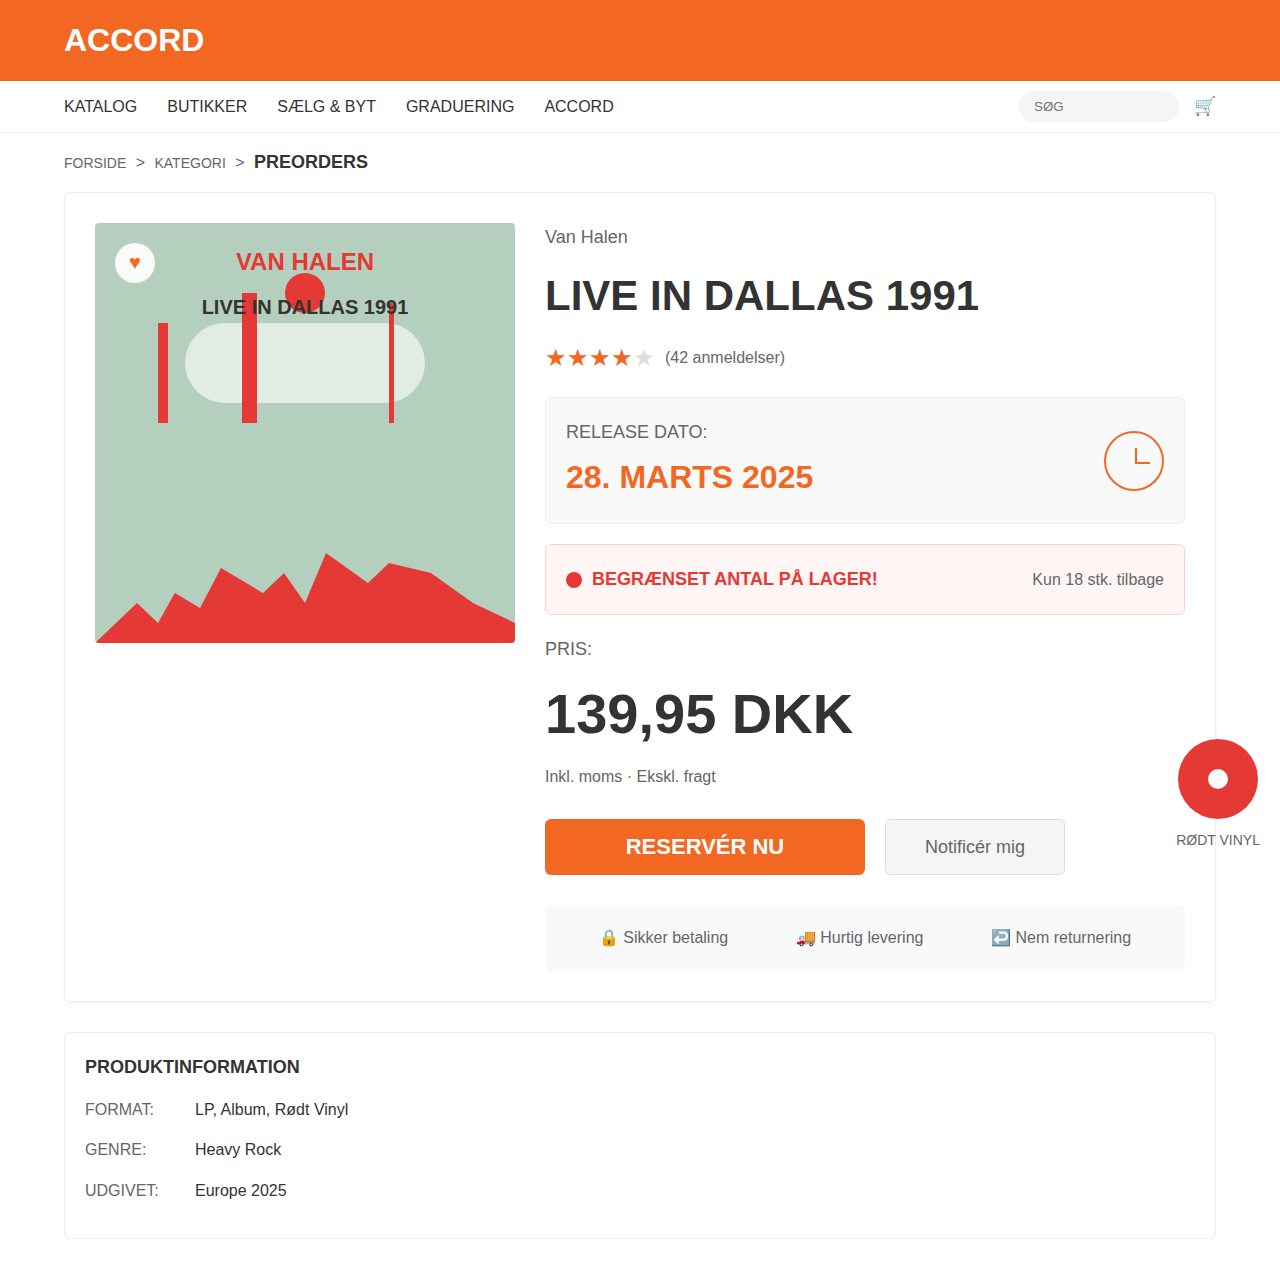
<file: templates/index.html>
<!DOCTYPE html>
<html lang="da">
<head>
    <meta charset="UTF-8">
    <meta name="viewport" content="width=device-width, initial-scale=1.0">
    <title>Van Halen - Live in Dallas 1991 | Pre-order | Accord.dk</title>
    <style>
        /* Reset and base styles */
        * {
            margin: 0;
            padding: 0;
            box-sizing: border-box;
            font-family: Arial, Helvetica, sans-serif;
        }
        
        body {
            background-color: #ffffff;
            color: #333333;
            line-height: 1.6;
        }
        
        /* Header styles */
        header {
            background-color: #F26722;
            padding: 15px 0;
        }
        
        .container {
            width: 90%;
            max-width: 1200px;
            margin: 0 auto;
        }
        
        .logo {
            color: #ffffff;
            font-size: 32px;
            font-weight: bold;
            text-decoration: none;
        }
        
        /* Navigation styles */
        nav {
            background-color: #ffffff;
            border-bottom: 1px solid #eeeeee;
            padding: 10px 0;
        }
        
        .nav-container {
            display: flex;
            justify-content: space-between;
            align-items: center;
        }
        
        .nav-links {
            display: flex;
            list-style: none;
        }
        
        .nav-links li {
            margin-right: 30px;
        }
        
        .nav-links a {
            color: #333333;
            text-decoration: none;
            font-size: 16px;
        }
        
        .search-cart {
            display: flex;
            align-items: center;
        }
        
        .search-form {
            display: flex;
            align-items: center;
        }
        
        .search-input {
            background-color: #f5f5f5;
            border: none;
            border-radius: 15px;
            padding: 8px 15px;
            margin-right: 15px;
            width: 160px;
        }
        
        .cart-icon {
            font-size: 18px;
            text-decoration: none;
            color: #333333;
        }
        
        /* Breadcrumb styles */
        .breadcrumb {
            padding: 15px 0;
        }
        
        .breadcrumb a {
            color: #666666;
            text-decoration: none;
            font-size: 14px;
        }
        
        .breadcrumb span {
            color: #666666;
            margin: 0 5px;
        }
        
        .breadcrumb strong {
            color: #333333;
            font-size: 18px;
            font-weight: bold;
        }
        
        /* Main content styles */
        .product-container {
            background-color: #ffffff;
            border: 1px solid #eeeeee;
            border-radius: 6px;
            box-shadow: 0 1px 3px rgba(0, 0, 0, 0.05);
            margin-bottom: 30px;
            padding: 30px;
        }
        
        .product-grid {
            display: grid;
            grid-template-columns: minmax(300px, 420px) 1fr;
            gap: 30px;
        }
        
        /* Album cover styles */
        .product-image {
            position: relative;
            background-color: #b5cfbe;
            border-radius: 4px;
            height: 420px;
            display: flex;
            flex-direction: column;
            justify-content: center;
            align-items: center;
            overflow: hidden;
        }
        
        .album-art {
            position: relative;
            width: 100%;
            height: 100%;
        }
        
        .vh-logo {
            position: absolute;
            top: 100px;
            left: 50%;
            transform: translateX(-50%);
            width: 240px;
            height: 80px;
            background-color: rgba(255, 255, 255, 0.6);
            border-radius: 40px;
        }
        
        .skyline {
            position: absolute;
            bottom: 0;
            left: 0;
            width: 100%;
            height: 100px;
            background-color: #e53935;
            clip-path: polygon(0 100%, 10% 60%, 15% 80%, 19% 50%, 25% 65%, 30% 25%, 40% 50%, 45% 30%, 50% 60%, 55% 10%, 65% 40%, 70% 20%, 80% 30%, 90% 60%, 100% 80%, 100% 100%);
        }
        
        .instrument {
            position: absolute;
            background-color: #e53935;
        }
        
        .guitar1 {
            top: 100px;
            left: 15%;
            width: 10px;
            height: 100px;
        }
        
        .guitar2 {
            top: 70px;
            left: 35%;
            width: 15px;
            height: 130px;
        }
        
        .mic {
            top: 50px;
            left: 50%;
            transform: translateX(-50%);
            width: 40px;
            height: 40px;
            border-radius: 50%;
        }
        
        .drumstick {
            top: 80px;
            left: 70%;
            width: 5px;
            height: 120px;
        }
        
        .album-title {
            position: absolute;
            top: 20px;
            left: 0;
            width: 100%;
            text-align: center;
        }
        
        .album-title h3 {
            color: #e53935;
            font-size: 24px;
            font-weight: bold;
            margin-bottom: 10px;
        }
        
        .album-title h4 {
            color: #333333;
            font-size: 20px;
        }
        
        .wishlist-btn {
            position: absolute;
            top: 20px;
            left: 20px;
            width: 40px;
            height: 40px;
            background-color: rgba(255, 255, 255, 0.9);
            border-radius: 50%;
            display: flex;
            justify-content: center;
            align-items: center;
            cursor: pointer;
            border: none;
        }
        
        .wishlist-btn span {
            color: #F26722;
            font-size: 20px;
        }
        
        /* Product details styles */
        .product-info h1 {
            color: #333333;
            font-size: 42px;
            font-weight: bold;
            margin: 10px 0;
        }
        
        .product-artist {
            color: #666666;
            font-size: 18px;
            margin-bottom: 10px;
        }
        
        .product-rating {
            display: flex;
            align-items: center;
            margin-bottom: 20px;
        }
        
        .stars {
            color: #F26722;
            font-size: 24px;
            margin-right: 10px;
        }
        
        .stars .empty {
            color: #dddddd;
        }
        
        .reviews {
            color: #666666;
            font-size: 16px;
        }
        
        /* Release date styles */
        .release-date {
            background-color: #f9f9f9;
            border: 1px solid #eeeeee;
            border-radius: 6px;
            padding: 20px;
            margin-bottom: 20px;
            display: flex;
            justify-content: space-between;
            align-items: center;
        }
        
        .release-date-info h3 {
            color: #666666;
            font-size: 18px;
            font-weight: normal;
            margin-bottom: 5px;
        }
        
        .release-date-info h2 {
            color: #F26722;
            font-size: 32px;
            font-weight: bold;
        }
        
        .clock-icon {
            width: 60px;
            height: 60px;
            border: 2px solid #F26722;
            border-radius: 50%;
            position: relative;
        }
        
        .clock-icon::before, .clock-icon::after {
            content: '';
            position: absolute;
            background-color: #F26722;
        }
        
        .clock-icon::before {
            width: 2px;
            height: 15px;
            top: 15px;
            left: 29px;
        }
        
        .clock-icon::after {
            width: 15px;
            height: 2px;
            top: 29px;
            left: 29px;
        }
        
        /* Limited stock styles */
        .limited-stock {
            background-color: #fff5f5;
            border: 1px solid #ffcdd2;
            border-radius: 6px;
            padding: 20px;
            margin-bottom: 20px;
            display: flex;
            align-items: center;
        }
        
        .stock-indicator {
            width: 16px;
            height: 16px;
            background-color: #e53935;
            border-radius: 50%;
            margin-right: 10px;
        }
        
        .limited-stock h3 {
            color: #e53935;
            font-size: 18px;
            font-weight: bold;
            margin-right: 20px;
        }
        
        .stock-count {
            color: #666666;
            font-size: 16px;
            margin-left: auto;
        }
        
        /* Price styles */
        .price-section {
            margin-bottom: 30px;
        }
        
        .price-label {
            color: #666666;
            font-size: 18px;
            margin-bottom: 5px;
        }
        
        .price {
            color: #333333;
            font-size: 56px;
            font-weight: bold;
            margin-bottom: 5px;
        }
        
        .price-info {
            color: #666666;
            font-size: 16px;
        }
        
        .format-badge {
            position: absolute;
            right: 20px;
            margin-top: -80px;
            display: flex;
            flex-direction: column;
            align-items: center;
        }
        
        .vinyl-circle {
            width: 80px;
            height: 80px;
            background-color: #e53935;
            border-radius: 50%;
            position: relative;
            margin-bottom: 10px;
        }
        
        .vinyl-center {
            position: absolute;
            top: 50%;
            left: 50%;
            transform: translate(-50%, -50%);
            width: 20px;
            height: 20px;
            background-color: #ffffff;
            border-radius: 50%;
        }
        
        .format-text {
            color: #666666;
            font-size: 14px;
            text-align: center;
        }
        
        /* Call to action styles */
        .cta-buttons {
            display: flex;
            gap: 20px;
            margin-bottom: 30px;
        }
        
        .reserve-btn {
            background-color: #F26722;
            color: #ffffff;
            font-size: 22px;
            font-weight: bold;
            border: none;
            border-radius: 6px;
            padding: 15px 30px;
            cursor: pointer;
            flex: 1;
            max-width: 320px;
        }
        
        .notify-btn {
            background-color: #f5f5f5;
            color: #666666;
            font-size: 18px;
            border: 1px solid #dddddd;
            border-radius: 6px;
            padding: 15px 20px;
            cursor: pointer;
            flex-shrink: 0;
            width: 180px;
        }
        
        /* Product specs styles */
        .product-specs {
            background-color: #ffffff;
            border: 1px solid #eeeeee;
            border-radius: 6px;
            padding: 20px;
            margin-bottom: 30px;
        }
        
        .product-specs h3 {
            color: #333333;
            font-size: 18px;
            font-weight: bold;
            margin-bottom: 15px;
        }
        
        .spec-row {
            display: flex;
            margin-bottom: 15px;
        }
        
        .spec-label {
            color: #666666;
            font-size: 16px;
            width: 110px;
        }
        
        .spec-value {
            color: #333333;
            font-size: 16px;
        }
        
        /* Trust badges styles */
        .trust-badges {
            background-color: #f9f9f9;
            border-radius: 6px;
            padding: 20px;
            display: flex;
            justify-content: space-around;
        }
        
        .trust-badge {
            display: flex;
            align-items: center;
        }
        
        .trust-badge span {
            color: #666666;
            font-size: 16px;
        }
        
        /* Responsive styles */
        @media (max-width: 992px) {
            .product-grid {
                grid-template-columns: 1fr;
            }
            
            .format-badge {
                position: relative;
                right: auto;
                margin-top: 0;
                margin-bottom: 20px;
            }
            
            .cta-buttons {
                flex-direction: column;
            }
            
            .reserve-btn, .notify-btn {
                max-width: 100%;
                width: 100%;
            }
        }
        
        @media (max-width: 768px) {
            .nav-links {
                display: none;
            }
            
            .product-container {
                padding: 15px;
            }
            
            .price {
                font-size: 42px;
            }
        }
    </style>
</head>
<body>
    <header>
        <div class="container">
            <a href="/" class="logo">ACCORD</a>
        </div>
    </header>
    
    <nav>
        <div class="container nav-container">
            <ul class="nav-links">
                <li><a href="/katalog">KATALOG</a></li>
                <li><a href="/butikker">BUTIKKER</a></li>
                <li><a href="/saelg-byt">SÆLG &amp; BYT</a></li>
                <li><a href="/graduering">GRADUERING</a></li>
                <li><a href="/accord">ACCORD</a></li>
            </ul>
            
            <div class="search-cart">
                <form class="search-form">
                    <input type="text" class="search-input" placeholder="SØG">
                </form>
                <a href="/cart" class="cart-icon">🛒</a>
            </div>
        </div>
    </nav>
    
    <div class="container">
        <div class="breadcrumb">
            <a href="/">FORSIDE</a>
            <span>></span>
            <a href="/kategori">KATEGORI</a>
            <span>></span>
            <strong>PREORDERS</strong>
        </div>
        
        <div class="product-container">
            <div class="product-grid">
                <div class="product-image">
                    <div class="album-art">
                        <div class="vh-logo"></div>
                        <div class="skyline"></div>
                        <div class="instrument guitar1"></div>
                        <div class="instrument guitar2"></div>
                        <div class="instrument mic"></div>
                        <div class="instrument drumstick"></div>
                        <div class="album-title">
                            <h3>VAN HALEN</h3>
                            <h4>LIVE IN DALLAS 1991</h4>
                        </div>
                        <button class="wishlist-btn">
                            <span>♥</span>
                        </button>
                    </div>
                </div>
                
                <div class="product-info">
                    <p class="product-artist">Van Halen</p>
                    <h1>LIVE IN DALLAS 1991</h1>
                    
                    <div class="product-rating">
                        <div class="stars">
                            ★★★★<span class="empty">★</span>
                        </div>
                        <div class="reviews">(42 anmeldelser)</div>
                    </div>
                    
                    <div class="release-date">
                        <div class="release-date-info">
                            <h3>RELEASE DATO:</h3>
                            <h2>28. MARTS 2025</h2>
                        </div>
                        <div class="clock-icon"></div>
                    </div>
                    
                    <div class="limited-stock">
                        <div class="stock-indicator"></div>
                        <h3>BEGRÆNSET ANTAL PÅ LAGER!</h3>
                        <p class="stock-count">Kun 18 stk. tilbage</p>
                    </div>
                    
                    <div class="price-section">
                        <p class="price-label">PRIS:</p>
                        <h2 class="price">139,95 DKK</h2>
                        <p class="price-info">Inkl. moms · Ekskl. fragt</p>
                    </div>
                    
                    <div class="format-badge">
                        <div class="vinyl-circle">
                            <div class="vinyl-center"></div>
                        </div>
                        <p class="format-text">RØDT VINYL</p>
                    </div>
                    
                    <div class="cta-buttons">
                        <button class="reserve-btn">RESERVÉR NU</button>
                        <button class="notify-btn">Notificér mig</button>
                    </div>
                    
                    <div class="trust-badges">
                        <div class="trust-badge">
                            <span>🔒 Sikker betaling</span>
                        </div>
                        <div class="trust-badge">
                            <span>🚚 Hurtig levering</span>
                        </div>
                        <div class="trust-badge">
                            <span>↩️ Nem returnering</span>
                        </div>
                    </div>
                </div>
            </div>
        </div>
        
        <div class="product-specs">
            <h3>PRODUKTINFORMATION</h3>
            
            <div class="spec-row">
                <div class="spec-label">FORMAT:</div>
                <div class="spec-value">LP, Album, Rødt Vinyl</div>
            </div>
            
            <div class="spec-row">
                <div class="spec-label">GENRE:</div>
                <div class="spec-value">Heavy Rock</div>
            </div>
            
            <div class="spec-row">
                <div class="spec-label">UDGIVET:</div>
                <div class="spec-value">Europe 2025</div>
            </div>
        </div>
    </div>
</body>
</html>
</file>
